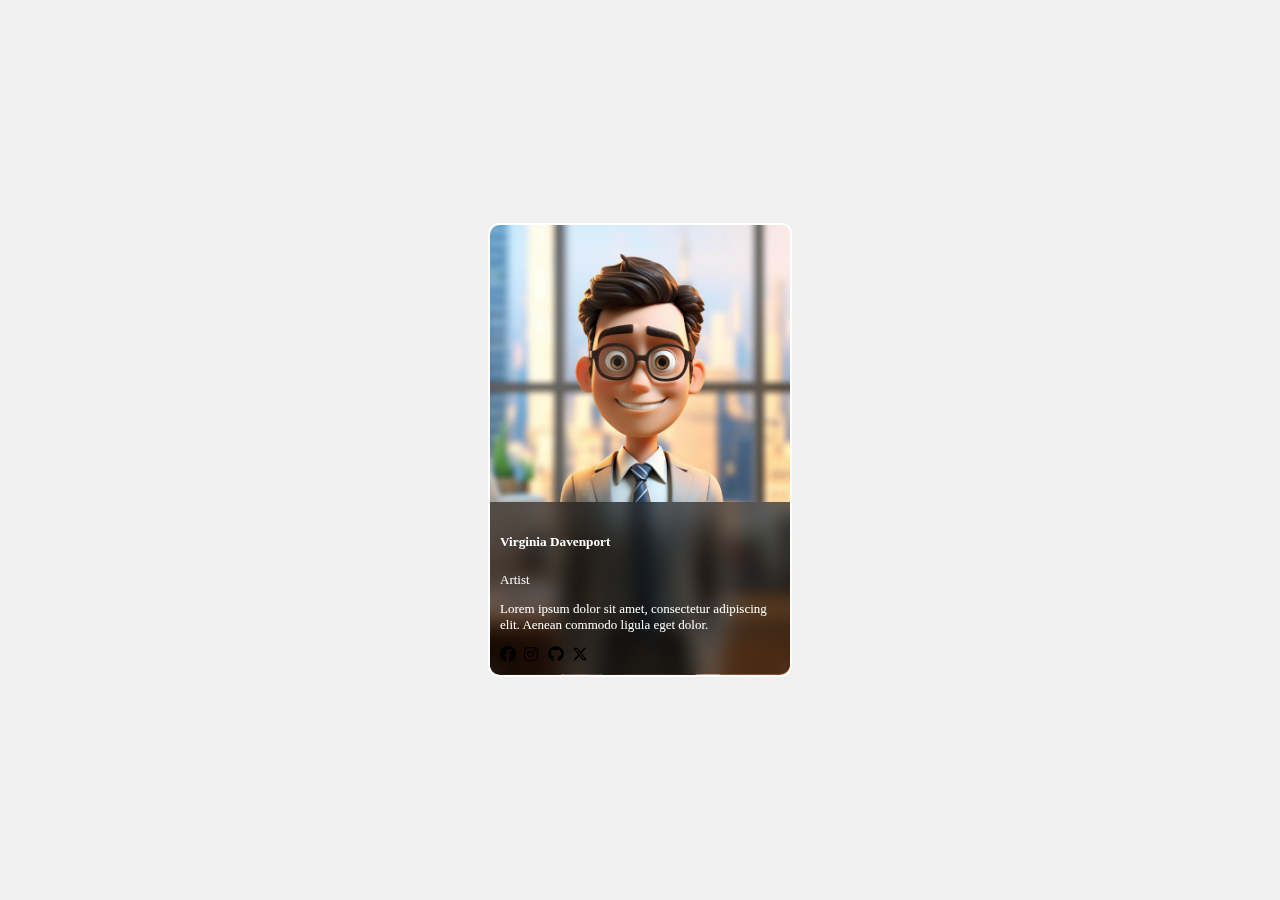
<file: html/Profile1.html>
<!DOCTYPE html>
<html lang="en">

<head>
    <meta charset="UTF-8">
    <meta name="viewport" content="width=device-width, initial-scale=1.0">
    <link href="https://cdnjs.cloudflare.com/ajax/libs/font-awesome/6.5.0/css/all.min.css" rel="stylesheet">

    <title>Profile 1 Designing</title>
    <link rel="stylesheet" href="../CSS/Profile1.css">
</head>

<body>
    <div class="backimg">
        <div class="card-content">
            <h5>Virginia Davenport</h5>
            <p class="subtitle">Artist</p>
            <p>Lorem ipsum dolor sit amet, consectetur adipiscing elit. Aenean commodo ligula eget dolor.</p>

            <div class="icons">
                <i class="fa-brands fa-facebook icon"></i>
                <i class="fa-brands fa-instagram icon"></i>
                <i class="fa-brands fa-github icon"></i>
                <i class="fa-brands fa-x-twitter icon"></i>
            </div>
        </div>
    </div>
</body>

</html>
</file>
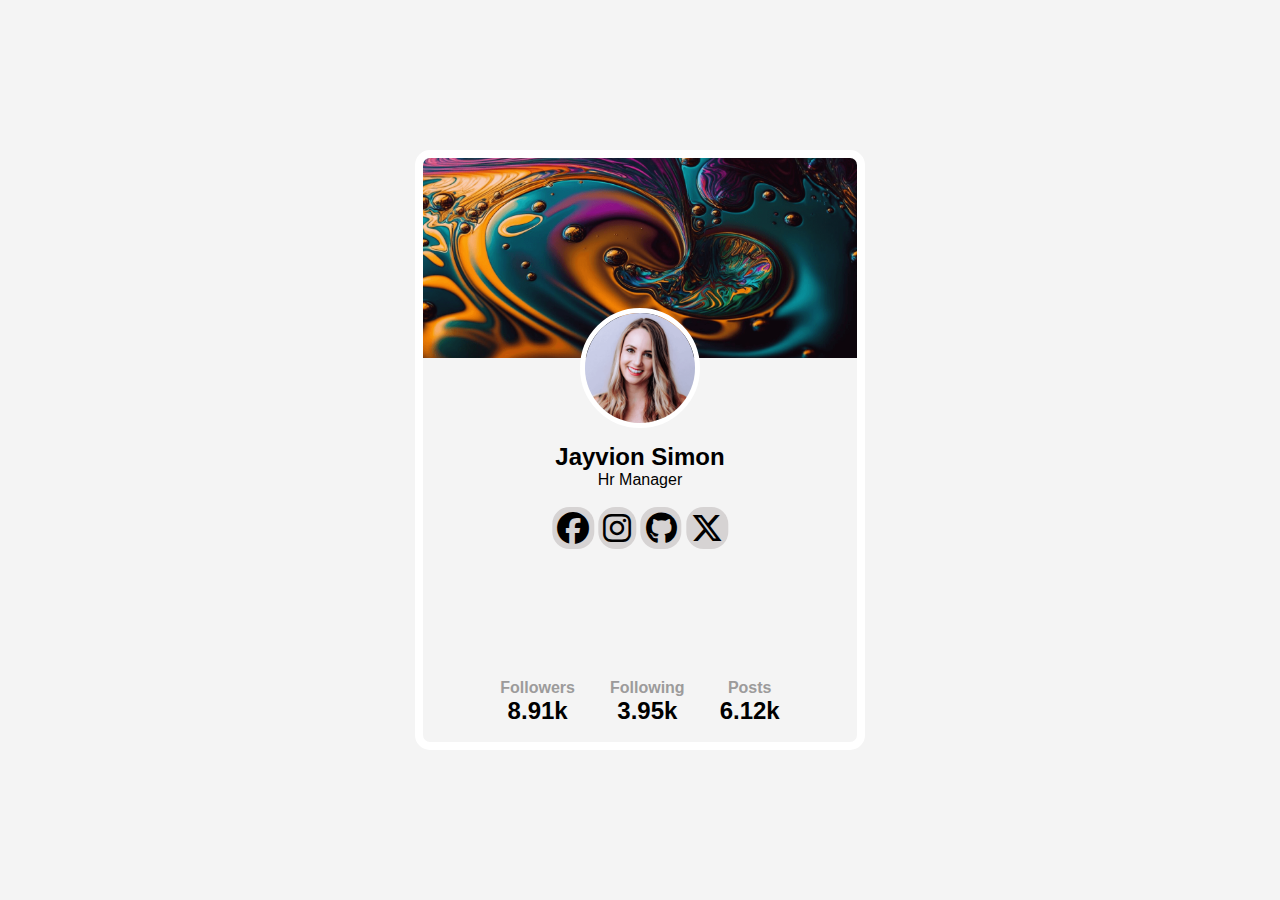
<file: html/Profile2.html>
<!DOCTYPE html>
<html lang="en">

<head>
  <meta charset="UTF-8">
  <meta name="viewport" content="width=device-width, initial-scale=1.0">
  <title>Profile Page</title>
  <link href="https://cdnjs.cloudflare.com/ajax/libs/font-awesome/6.5.0/css/all.min.css" rel="stylesheet">

  <link rel="stylesheet" href="../CSS/Profile2.css">
</head>

<body>
  <div class="profile-container">
    <!-- Cover photo -->
    <div class="cover-photo">
      <img src="../images/profile/img-3.png" alt="Cover Photo">
    </div>
    <!-- Profile photo with rounded border -->
    <div class="profile-photo">
      <img src="../images/profile/img-9.png" alt="Profile Photo">
    </div>
    <!-- Profile name or other information -->
    <div class="profile-info">
      <h2>Jayvion Simon</h2>
      <p>Hr Manager</p>
      <br>
      <div class="icons">
        
          <i class="fa-brands fa-facebook icon"></i>
        <i class="fa-brands fa-instagram icon"></i>
        <i class="fa-brands fa-github icon"></i>
        <i class="fa-brands fa-x-twitter icon"></i>
      </div>
      <div class="Follows">
        <div class="FollowItem">
          <h2>Followers</h2>
          <p>8.91k</p>
        </div>
        <div class="FollowItem">
          <h2>Following</h2>
          <p>3.95k</p>
        </div>
        <div class="FollowItem">
          <h2>Posts</h2>
          <p>6.12k</p>
        </div>
      </div>
      
      
    </div>
  </div>
</body>

</html>
</file>
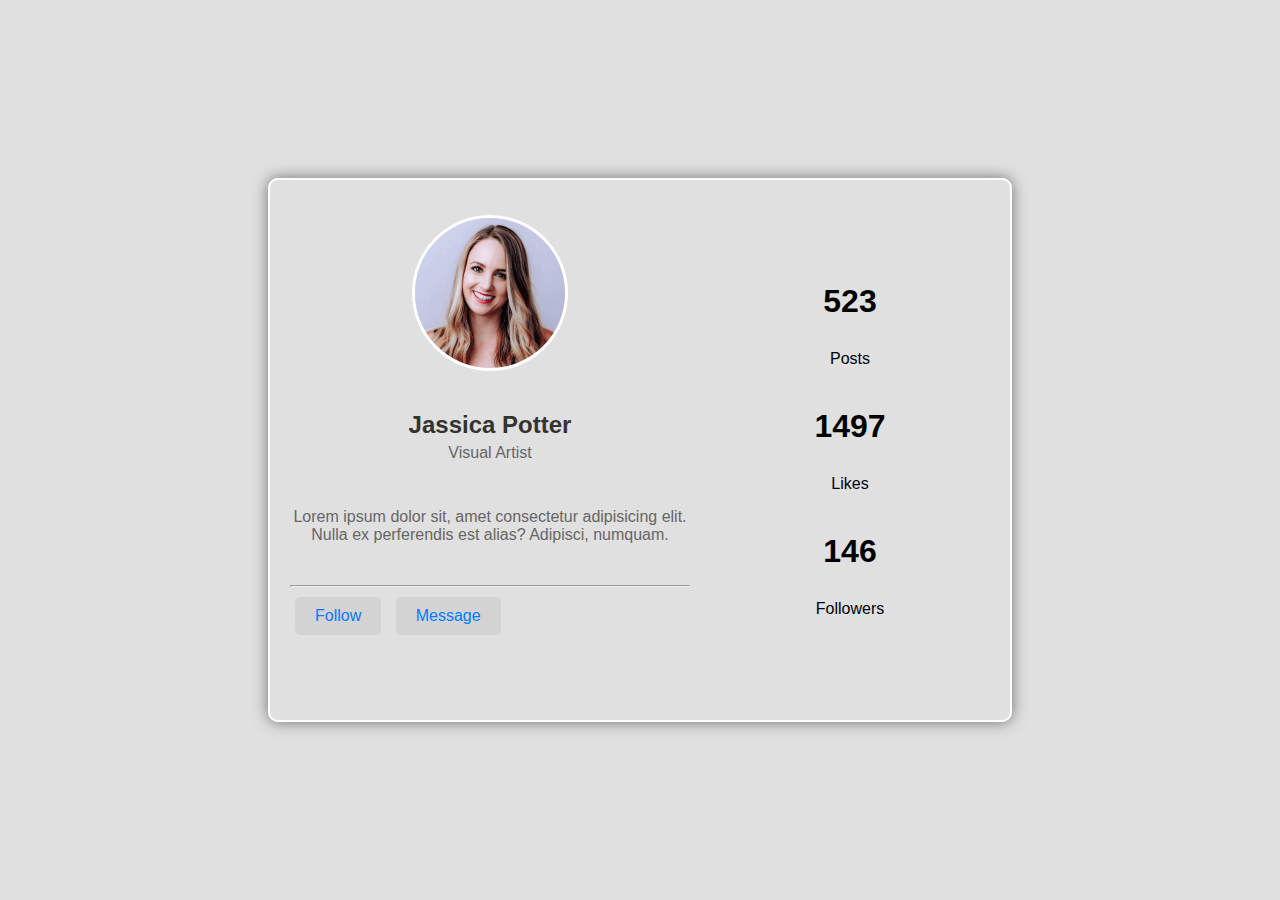
<file: html/Profile3.html>
<!DOCTYPE html>
<html lang="en">

<head>
  <meta charset="UTF-8">
  <meta name="viewport" content="width=device-width, initial-scale=1.0">
  <title>Profile Page</title>

  <link rel="stylesheet" href="../CSS/Profile3.css">
</head>

<body>
    <div class="main">
        <div class="left">
            <div class="profile-photo">
                <img src="../images/profile/img-9.png" alt="">
            </div>
            <div class="profile-info">
                <h1>Jassica Potter</h1>
                <p>Visual Artist</p>
                <br>
                <br>
                <p>Lorem ipsum dolor sit, amet consectetur adipisicing elit. Nulla ex perferendis est alias? Adipisci, numquam.</p>
                <br>
                <br>
    
                <hr>
                <button>Follow</button>
                <button>Message</button>
            </div>
        </div>
        <div class="right">
            <div class="Popularity">
                <div class="Posts">
                <h1>523</h1>
                <p>Posts</p>
            </div>
            <div class="Likes">
                <h1>1497</h1>
                <p>Likes</p>
            </div>
            <div class="Followers">
                <h1>146</h1>
                <p>Followers</p>
            </div>
            </div>
        </div>
    </div>
</body>

</html>
</file>
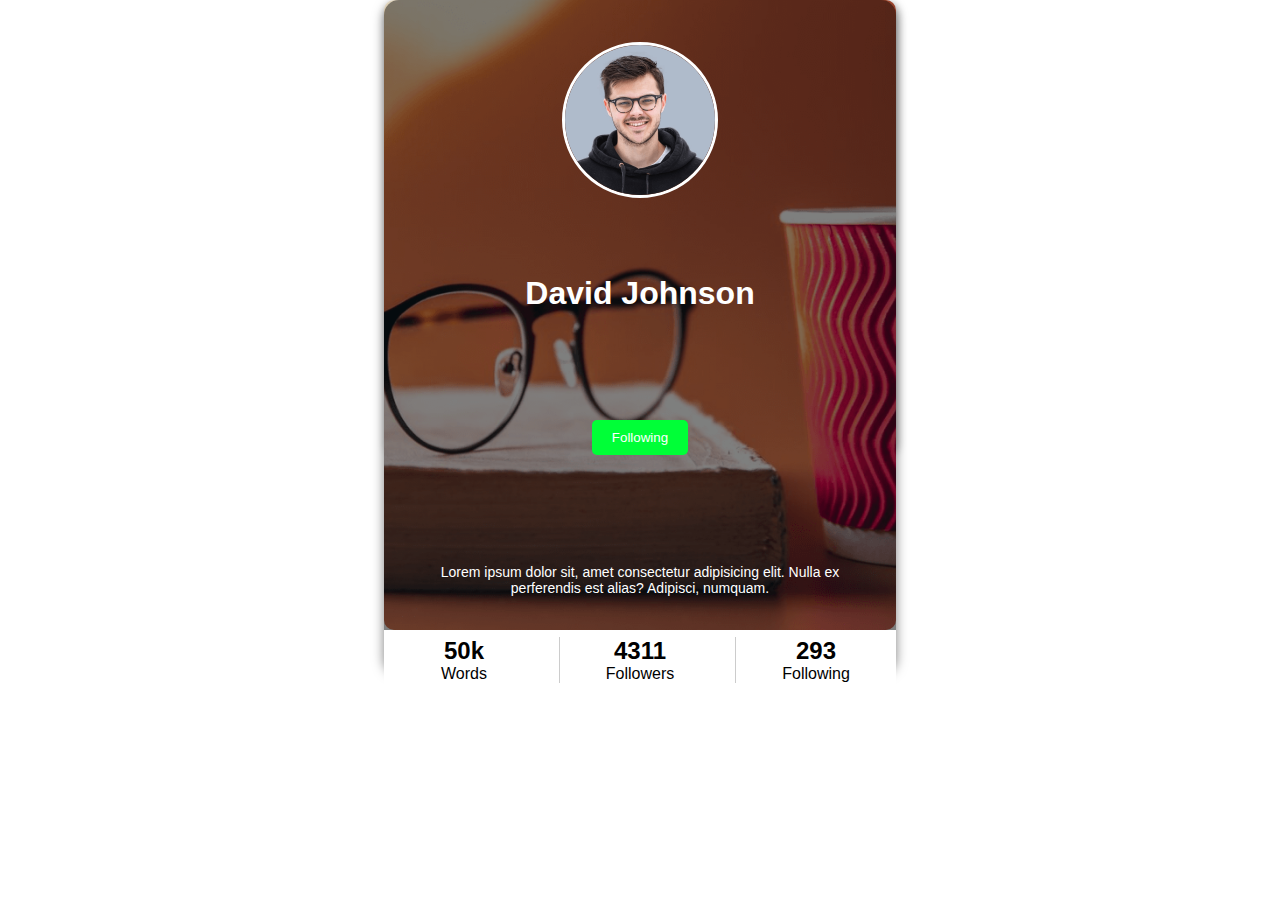
<file: html/Profile4.html>
<!DOCTYPE html>
<html lang="en">

<head>
    <meta charset="UTF-8">
    <meta name="viewport" content="width=device-width, initial-scale=1.0">
    <title>Profile Page</title>

    <link rel="stylesheet" href="../CSS/Profile4.css">
</head>

<body>
    <div class="container">
        <div class="main">
            <div class="Upper">


                <div class="profile-info">

                    <img class="profile-photo" src="../images/avatars/img-2.png" alt="">
                    <h1>David Johnson</h1>

                    <button>Following</button>

                    <p>Lorem ipsum dolor sit, amet consectetur adipisicing elit. Nulla ex perferendis est alias?
                        Adipisci,
                        numquam.</p>

                </div>
            </div>
        </div>
        <div class="lower">
            <div class="Words">
                <h1>50k</h1>
                <p>Words</p>
            </div>
            <div class="Followers">
                <h1>4311</h1>
                <p>Followers</p>
            </div>
            <div class="following">
                <h1>293<h1>
                        <p>Following</p>
            </div>
        </div>
    </div>
</body>

</html>
</file>
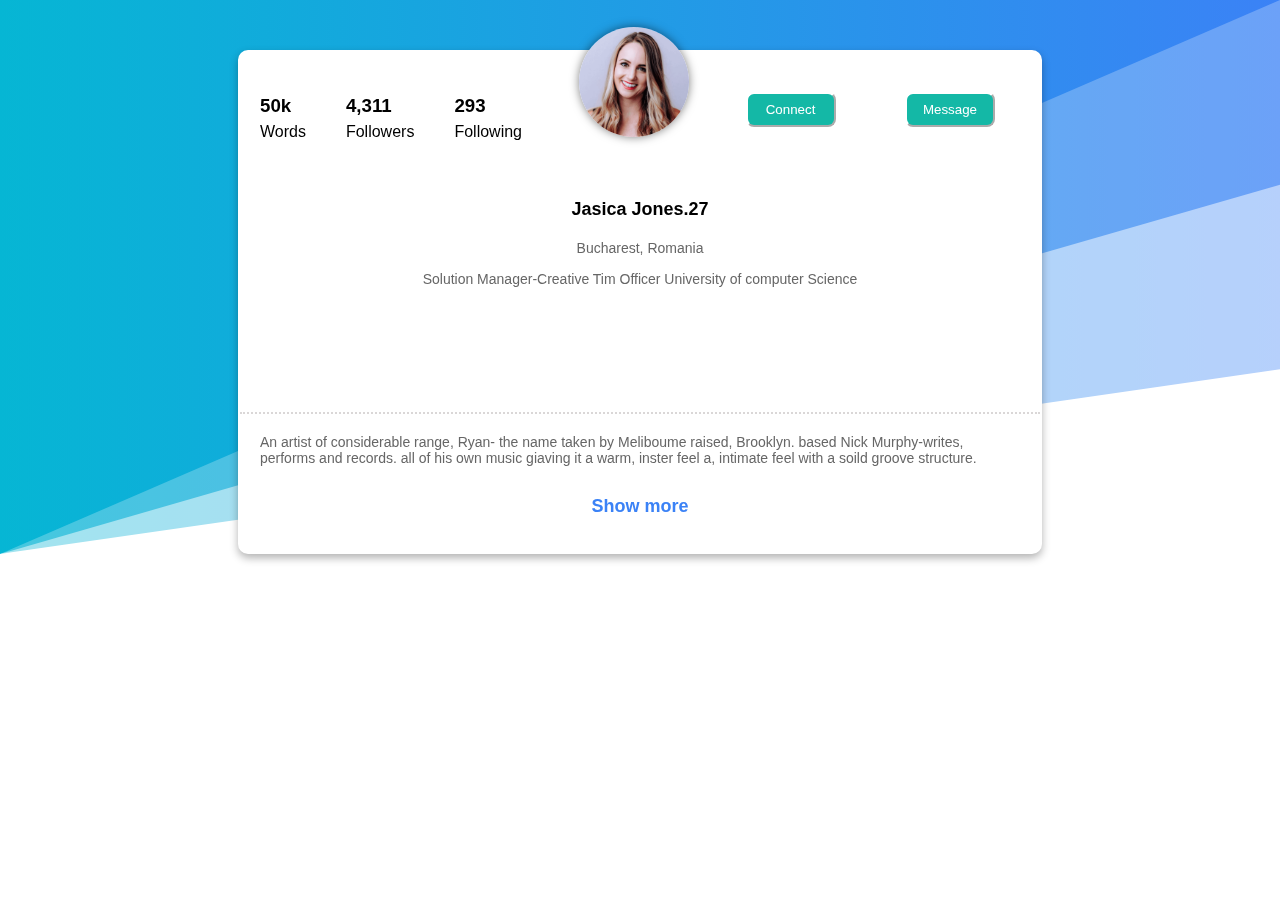
<file: html/Profile5.html>
<!DOCTYPE html>
<html lang="en">

<head>
    <meta charset="UTF-8">
    <meta name="viewport" content="width=device-width, initial-scale=1.0">
    <title>Document</title>
</head>
<link rel="stylesheet" href="../CSS/Profile5.css" class="css">

<body>
    <div class="container">
        <div class="inner">
            <div class="info">
                <div class="div1">
                    <div class="stats">
                        <h3>50k</h3>
                        <p>Words</p>
                    </div>
                    <div class="stats">
                        <h3>4,311</h3>
                        <p>Followers</p>
                    </div>
                    <div class="stats">
                        <h3>293</h3>
                        <p>Following</p>
                    </div>
                </div>
                <div class="div2">
                    <img src="../images/profile/img-9.png" alt="">
                </div>
                <div class="div3">
                    <button>Connect</button>
                    <button>Message</button>
                </div>
            </div>
            <div class="text">
                <div class="stacy">
                    <h3>Jasica Jones.27</h3>
                </div>
                <div class="stacy">
                    <p>Bucharest, Romania</p>
                </div>
                <div class="stacy">
                    <p>Solution Manager-Creative Tim Officer
                        University of computer Science</p>
                </div>
            </div>
            <div class="last">
                <div class="foot">
                    <p>
                        An artist of considerable range, Ryan- the name taken by Meliboume raised, Brooklyn. based Nick
                        Murphy-writes, performs and records. all of his own music giaving it a warm, inster feel a,
                        intimate feel with a soild groove structure.
                    </p>
                </div>
                <div class="foot">
                    <h3>Show more</h3>
                </div>
            </div>
        </div>
    </div>
</body>

</html>
</file>
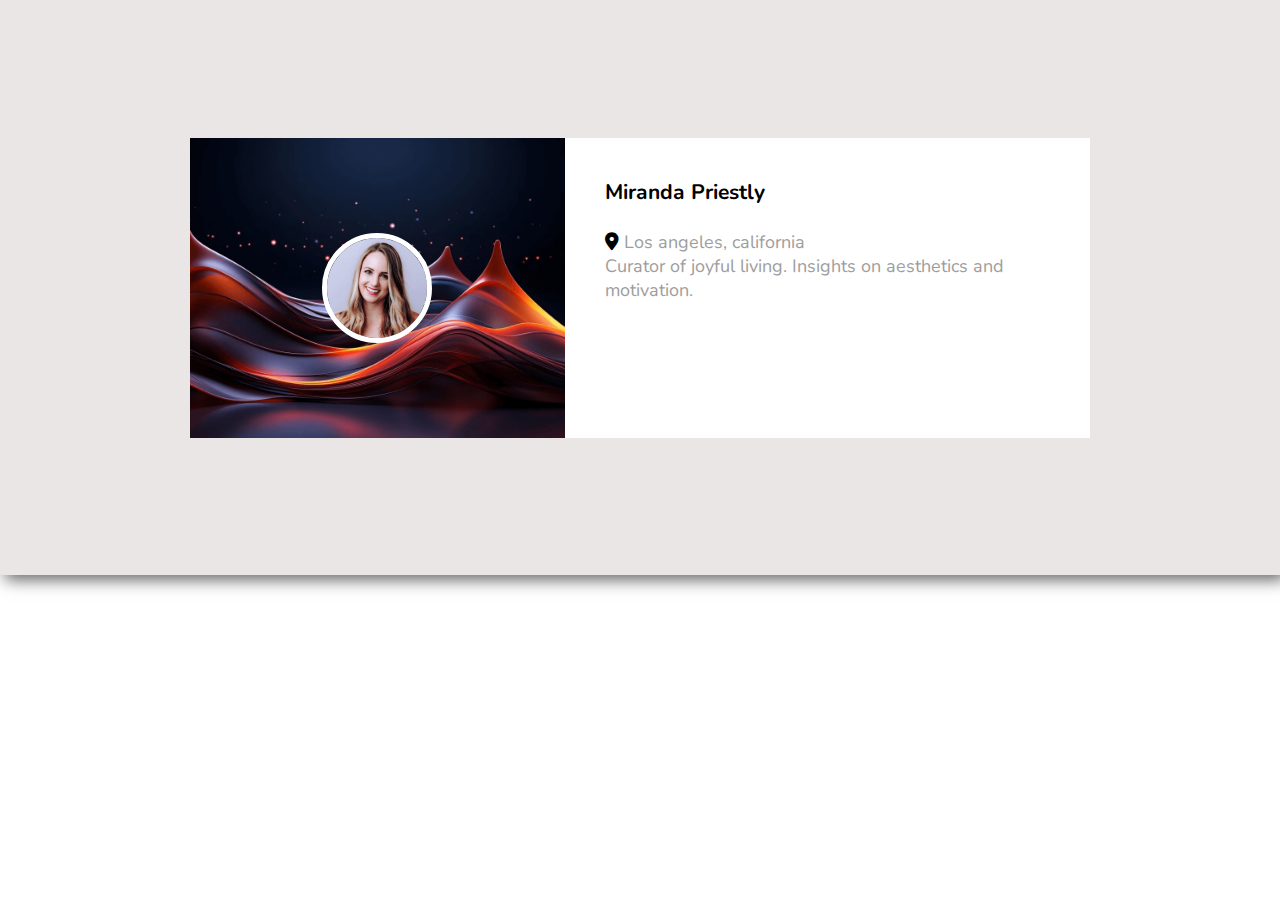
<file: html/Profile6.html>
<!DOCTYPE html>
<html lang="en">

<head>
    <meta charset="UTF-8">
    <meta name="viewport" content="width=device-width, initial-scale=1.0">
    <title>Document</title>
    <link href="https://fonts.googleapis.com/css2?family=Nunito" rel="stylesheet">
    <link href="https://cdnjs.cloudflare.com/ajax/libs/font-awesome/6.0.0-beta3/css/all.min.css" rel="stylesheet">

</head>
<link rel="stylesheet" href="../CSS/Profile6.css">

<body>
    <div class="outer">
        <div class="inner">
            <div class="one">
                <div class="profile">
                    <img src="../images/profile/img-9.png" alt="">
                </div>
            </div>
            <div class="two">
                <h3>Miranda Priestly</h3>
                <br>
                <span>
                    <i class="fa-solid fa-location-dot"></i></span>
                <span>Los angeles, california<span>
                        <br>
                        <p>Curator of joyful living. Insights on aesthetics and motivation.</p>
            </div>
        </div>
    </div>
</body>

</html>
</file>
<file: CSS/Profile1.css>
body {
    display: flex;
    align-items: center;
    justify-content: center;
    height: 100vh;
    margin: 0;
    background-color: #f0f0f0;
}

.backimg {
    position: relative;
    /* Set position to contain the content properly */
    width: 300px;
    height: 450px;
    border: 2px solid white;
    border-radius: 10px;
    overflow: hidden;
    /* Prevent the scaled image from spilling out */
}


/* Background image styling */
.backimg::before {
    content: '';
    position: absolute;
    top: 0;
    left: 0;
    width: 100%;
    height: 100%;
    background-image: url(../images/profile/img-8.jpg);
    /* Background image */
    background-size: cover;
    background-repeat: no-repeat;
    border-radius: 10px;
    z-index: 1;
    transition: transform 0.3s ease, filter 0.3s ease;
}

/* Hover effect only for the background image */
.backimg:hover::before {
    transform: scale(1.1);
}

/* Card content styling */
.card-content {
    position: relative;
    /* Positioned relative to the .backimg container */
    z-index: 2;
    /* Ensure content is above the background image */
    padding: 10px;
    margin-top: 277px;
    color: white;
    backdrop-filter: blur(10px);
    background: rgba(0, 0, 0, 0.5);
    /* Optional: Add a semi-transparent background */
    border-bottom-right-radius: 10px;
    border-bottom-left-radius: 10px;
}

/* Text styling */
p {
    font-size: small;
}

/* Icon hover effect */
.icons a {
    margin-right: 10px;
}

.icons a:hover img {
    transform: scale(1.2);
    box-shadow: 0 4px 6px rgba(0, 0, 0, 0.3);
    transition: transform 0.3s ease, box-shadow 0.3s ease;
}

.icon {
    color: black;
    background: none;
    width: 20px;
    height: auto;
    transition: background 0.3s ease, color 0.3s ease;
}

.icon:hover {
    color: white;
    background: black;
}
i{
    width: 50px;
    height: 70px;
}
</file>
<file: CSS/Profile3.css>
*{
    margin: 0;
    padding: 0;
    font-family: Arial, Helvetica, sans-serif;
}
body {
    margin: 0;                    /* Remove any default margin on the body */
    height: 100vh;                /* Make the body take up full height of the viewport */
    display: flex;                /* Use Flexbox on the body to center the .main div */
    justify-content: center;      /* Horizontally center the .main div */
    align-items: center;          /* Vertically center the .main div */
    background-color: #e0e0e0;    /* Optional background color for the body */
}
.main {
    display: flex;
    justify-content: center;
    align-items: center;
    height: 500px;
    padding: 20px;                /* Optional: Add padding inside the .main container */
    border: 2px solid white;      /* Black border around the .main div */
    border-radius: 10px;          /* Rounded corners for the .main div */
    box-shadow: 0px 0px 15px rgba(0, 0, 0, 0.5); /* Blackish shadow effect */
}
.left{
    width: 400px;
}
.profile-photo {
    width: 150px;                /* Set width of the container */
    height: 150px;               /* Set height of the container */
    border-radius: 50%;          /* Make the container circular */
    overflow: hidden;            /* Hide anything outside the container */
    border: 3px solid white;      /* Optional: Add a border around the photo */
    margin: 0 auto;              /* Center the container if needed */
    position: relative;          /* Position relative to the parent div */
    top: -40px;                      /* Position the container at the top */
}

.profile-photo img {
    width: 100%;                 /* Make the image fill the container */
    height: 100%;                /* Make the image fill the container */
    object-fit: cover;           /* Ensure the image covers the container without distortion */
}
.profile-info h1 {
    margin: 0;
    font-size: 24px;
    text-align: center;
    color: #333;
}

.profile-info p {
    font-size: 16px;
    color: #666;
    text-align: center;
    margin: 5px 0;
}

.profile-info button {
    justify-content: center;
    font-size: 16px;
    color: #007bff;                  /* Blue text color */
    background-color: #d3d3d3;       /* Light grey background */
    border: none;                    /* Remove border */
    padding: 10px 20px;               /* Padding around the text */
    margin: 10px 5px;                 /* Space between buttons */
    border-radius: 5px;               /* Rounded corners for buttons */
    cursor: pointer;                 /* Change cursor to pointer on hover */
    transition: all 0.3s ease;        /* Smooth transition effect for button */
}

.profile-info button:hover {
    background-color: #a3c4f3;        /* Light blue background on hover */
    color: white;                     /* White text color on hover */
}

.profile-info button:active {
    background-color: #87a1d0;        /* Slightly darker light blue when clicked */
}
.right{
    width: 300px;
}
.Popularity {
    display: flex;
    flex-direction: column;
    align-items: center;        /* Center horizontally */
    justify-content: center;    /* Center vertically */
    padding: 20px;
    background-color: #e0e0e0;
    width: 200px;               /* Set a fixed width for the container */
    height: auto;               /* Let height adjust based on content */
    border-radius: 10px;        /* Optional: rounded corners */
    margin: 20px auto;          /* Center the div in the body */
}

.Popularity h1, .Popularity p {
    text-align: center;         /* Center text inside each element */
    margin: 10px 0;             /* Add space between the elements */
    padding: 10px;              /* Padding inside each element */
    border-radius: 5px;         /* Rounded corners for individual elements */
    width: 100%;                /* Make them fill the width of the parent div */
    transition: background-color 0.3s ease;  /* Smooth background color transition */
}

/* Hover effect */
.Popularity h1:hover, .Popularity p:hover {
    background-color: grey;     /* Turn background color to grey on hover */
    color: white;               /* Change text color to white for contrast */
}
</file>
<file: CSS/Profile4.css>
* {
    margin: 0;
    padding: 0;
    font-family: Arial, Helvetica, sans-serif;
}
body{
    display: flex;
    justify-content: center;
    /* text-align: center; */
    /* margin-top: 50px; */
    
}
.container {
    box-shadow: 2px 4px 8px rgba(0, 0, 0, 0.3);
    
    height: 50vh;
    width: 40vw;
    border-radius: 10px;
    /* Adds a shadow around the box */
}

.main {
    background-image: url(../images/profile/img-2.png);
    background-position: center;
    background-size: cover;
    height: 70vh;
    /* width: 40vw; */
    border-radius: 10px;
    background-color: rgba(0, 0, 0, 0.5);
}

.profile-photo {
    width: 150px;
    height: 150px;
    border-radius: 50%;
    object-fit: cover;
    border: 3px solid #fff;
}

.profile-photo img {
    width: 100%;
    /* Make the image fill the container */
    height: 100%;
    /* Make the image fill the container */
    border-radius: 50%;
    object-fit: cover;
    padding-block: 2rem;
}

.profile-info {
    display: flex;
    justify-content: space-around; 
    align-items: center;
    flex-direction: column;
    text-align: center;
    background-color: rgba(0, 0, 0, 0.5);
    height: 70vh;
    
    background-size: cover;
    padding: 20px;
    border-radius: 15px;
    color: white;
    box-shadow: 0 4px 12px rgba(0, 0, 0, 0.5);/
}
.profile-info h1 {
    margin: 0;
    padding-block: 2rem;
}
.profile-info button {
    padding: 10px 20px;
    background-color: rgb(0, 255, 55); /* Initial button color */
    color: white;
    border: none;
    border-radius: 5px;
    margin-block: 2rem;
    cursor: pointer;
}

.profile-info button:hover {
    background-color: rgb(0, 200, 40); /* Change to a slightly darker shade on hover */
}

.profile-info p {
    font-size: 14px;
    margin-top: 10px;
    margin-block: 2rem;
}

.lower { 
    display: flex;
    /* border: 1px solid gray; */
    justify-content: space-around; /* Ensure equal space between the columns */
    align-items: center; /* Vertically center the items */
    width: 100%; /* Ensure it spans the full container */
    /* padding: 10px; */
    color: black;
    background-color: white;
    /* margin-top: 10px; Space from the top of the container */
    height: 60px; /* Ensure a fixed height to properly center content */
    border-end-end-radius: 5px;
}

.lower div {
    text-align: center; /* Center the text in each column */
    flex: 1; /* Equal width for each column */
    position: relative; /* For positioning the borders */
}

.lower div:not(:last-child) {
    border-right: 1px solid #ccc; /* Add a grey border to the right of each column except the last one */
    padding-right: 15px; /* Add padding for space between text and border */
}

.lower h1 {
    font-weight: bold; /* Make the numbers bold */
    margin: 0; /* Reset margin to avoid spacing issues */
    font-size: 1.5rem; /* Larger font for numbers */
}

.lower p {
    font-weight: normal; /* Keep the text normal */
    margin: 0; /* Reset margin to avoid spacing issues */
    font-size: 1rem;
}

/* Optional: Add padding to separate the footer from other content */
.main .lower {
    padding: 20px;
}
@media screen and (max-width: 1024px) and (min-width: 601px) {
    .container {
        width: 70vw; /* Make the container wider on tablets */
        height: auto;
    }

    .main {
        height: 60vh; /* Adjust height for tablets */
    }

    .profile-info {
        padding: 20px;
    }

    .profile-photo {
        width: 130px;
        height: 130px; /* Adjust profile photo size */
    }

    .lower {
        flex-direction: column; /* Keep columns in a row */
        height: 80px; /* Slightly smaller height */
    }

    .profile-info h1 {
        font-size: 1.4rem; /* Adjust heading font size */
    }

    .profile-info p {
        font-size: 13px; /* Adjust paragraph font size */
    }

    .lower h1 {
        font-size: 1.4rem; /* Adjust number size for tablets */
    }

    .lower p {
        font-size: 1rem; /* Adjust text size for tablets */
    }
}
</file>
<file: CSS/Profile5.css>
* {
    margin: 0;
    padding: 0;
    font-family: Arial, Helvetica, sans-serif;
}

.container {
    position: relative;
    display: flex;
    align-items: center;
    justify-content: center;
    
}

.container::before {
    content: ""; /* Needed to make the pseudo-element display */
    background: url(../images/white-wave.svg), linear-gradient(to right, #3b82f6, #06b6d4); /* Gradient on top of the image */
    background-size: cover; /* Ensures the background image covers the entire area */
    background-position: center; /* Centers the background image */
    position: absolute; /* Positions the pseudo-element absolutely within the container */
    top: 0; /* Aligns the pseudo-element to the top of the container */
    left: 0; /* Aligns the pseudo-element to the left of the container */
    right: 0; /* Ensures the pseudo-element spans the entire width */
    bottom: 0; /* Ensures the pseudo-element spans the entire height */
    padding-top: 12rem; /* Adds padding to the top */
    padding-bottom: 12rem; /* Adds padding to the bottom */
    transform: rotateX(180deg) rotateY(180deg); /* Flips the pseudo-element vertically */
    z-index: -1; /* Ensure the pseudo-element is behind the content */
}
.inner {   
    background-color: white;
    height: 500px;
    width: 800px;
    border: 2px solid white; /* Dark border color */
    border-radius: 10px;
   
    margin-top: 50px;
    box-shadow: 0px 4px 8px rgba(0, 0, 0, 0.3); /* Blakish shadow around the box */
}
.info{
    display: flex;
    justify-content: space-between;
    align-items: start;
}
.div1{
display: flex;
align-items: center;
}
.stats{
    margin: 40px 20px 15px 20px;
    line-height: 1.5;
}
.div2 img{
    height: 110px;
    width: auto;
    border-color: white;
    border-radius: 60px;
    object-fit: cover;
    margin-top: -25px;
    box-shadow: 0px 0px 10px rgba(0, 0, 0, 0.5);
}
.div3 button{
    background-color: rgb(20 184 166) ;
    color: white;
    border-color: white;
    height: 35px;
    width: 90px;
    margin: 40px 45px 15px 20px;
    border-radius: 8px;
}
/* General container styling */
.text {
    display: flex; /* Flexbox to manage layout */
    align-items: center;
    flex-direction: column; /* Stack children (stacy) vertically */
    /* width: 300px;  */
    padding: 20px; /* Add padding around the container */
    margin-top: 20px; /* Add top margin for spacing */
}

/* Styling for each "stacy" class (each line) */
.stacy {
    margin-bottom: 15px;  /* Space between each .stacy element */
}

/* Specific styling for the <h3> element (name) */
.stacy h3 {
    font-size: 18px; /* Set the font size for the name */
    font-weight: bold; /* Make the name bold */
    margin-bottom: 5px; /* Add a little space below the name */
}

/* Specific styling for the <p> elements (location and role) */
.stacy p {
    font-size: 14px; /* Set font size for the description */
    color: #666; /* Change text color for better readability */
    margin: 0; /* Remove default margin */
    /* width: 300px; */
}
.last{
    display: flex;
    align-items: center;
    flex-direction: column;
    /* width: 300px; */
    padding: 20px; 
    margin-top: 90px;
    border-top: 2px dotted #dad7d7;  /* Dotted line on the top */
}
.foot p{
    font-size: 14px; /* Set font size for the description */
    color: #666; /* Change text color for better readability */
    margin: 0; /* Remove default margin */
}
.foot h3{
    font-size: 18px; /* Set the font size for the name */
    font-weight: bold; /* Make the name bold */
    margin-bottom: 5px; /* Add a little space below the name */
    margin: 30px;
    color: #3b82f6;
}
</file>
<file: CSS/Profile6.css>
*{
    margin: 0;
    padding: 0;
    
}
.outer{
    background-color: rgb(235, 230, 230);
    height: 575px;
    display: flex;
    align-items: center;
    justify-content: center;
    box-shadow: 5px 5px 15px rgba(0, 0, 0, 0.6);
}
.inner{
    display: flex;
    background-color: white;
    height: 300px;
    width: 900px;
}
.one{
    display: flex;
    justify-content: center;
    align-items: center;
    position: relative;
    background-image: url(../images/profile/img-4.png);
    background-size: cover; /* Ensures the image covers the container */
    background-position: center; /* Centers the image within the container */
    height: 300px;
    width: 380px;
}
.one img{
    width: 100%;
  height: 100%;
    object-fit: cover; /* Ensures the image covers the container area */
  object-position: center; /* Centers the image within the container */
}
.profile{
    height: 100px;
    width: 100px;
}
.profile img{
    border-radius: 50px;
    outline: 5px solid white;
}
.two{
    
    font-family: 'Nunito', sans-serif;
    margin-top: 40px;
    margin-left: 40px;
    font-size: large;
}
.two p{
    color: rgb(158, 157, 157);
}
.two span{
    color: rgb(158, 157, 157);
    
}
.fa-solid{
    color: black;
    
}
</file>
<file: CSS/Profile2.css>
/* Reset some default styles */
* {
  margin: 0;
  padding: 0;
  box-sizing: border-box;
}

body {
  font-family: Arial, sans-serif;
  background-color: #f4f4f4;
  display: flex;
  justify-content: center;
  align-items: center;
  height: 100vh;
}

/* Profile container */
.profile-container {
  position: relative;
  width: 450px;
  height: 600px;
  border-radius: 15px;
  border: 8px solid white;
  overflow: hidden;
  box-shadow: 0 4px 8px rgba(0, 0, 0, 0);
}

/* Cover photo (background) */
.cover-photo {
  width: 100%;
  height: 200px;
  background-color: #333;
}

.cover-photo img {
  width: 100%;
  height: 100%;
  object-fit: cover;
}

/* Profile photo (front) */
.profile-photo {
  position: absolute;
  top: 150px;
  left: 50%;
  transform: translateX(-50%);
  width: 120px;
  height: 120px;
  border-radius: 50%;
  overflow: hidden;
  border: 5px solid white;
}

.profile-photo img {
  width: 100%;
  height: 100%;
  object-fit: cover;
}

/* Profile name and description */
.profile-info {
  position: absolute;
  top: 285px;
  left: 40px;
  bottom: 20px;
  left: 50%;
  transform: translateX(-50%);
  text-align: center;
  /* color: #fff; */
  color: black;
}

.icon {
  font-size: 2rem;
  color: black;
  background-color: rgb(214, 211, 211);
  border-radius: 17px;
  background-size: cover;
  padding: 5px;
  transition: background-color 0.3s, transform 0.1s;
  /* Smooth transition for hover and active states */
}

.icon:hover {
  background-color: black;
  /* Change background to black on hover */
  color: white;
  /* Change icon color to white on hover */
  transform: scale(1.1);
  /* Slightly increase size on hover */
}

.icon:active {
  background-color: rgba(0, 0, 0, 0.7);
  /* Darker background when pressed */
  transform: scale(0.95);
  /* Slightly shrink the icon to simulate pressing */
}
.Follows {
  display: flex; /* Makes the container a flex container */
  justify-content: space-between; /* Distributes space evenly between the items */
  align-items: center; /* Vertically aligns the items to the center */
  width: 100%; /* Ensure the container takes up full width */
  color: black;
margin-top: 130px;
gap: 35px;
}

.Follows .FollowItem{
  text-decoration: none;
  
}
.Follows p {
  margin: 0; /* Remove any default margin */
  text-align: center;
}

/* Optional: Add some styling to make it look better */
.Follows h2 {
  font-size: 1rem;
  color: rgb(156, 155, 155);
}

.Follows p {
  font-size: 1.5rem;
  font-weight: bold;
}
@media screen {
  
}
</file>
